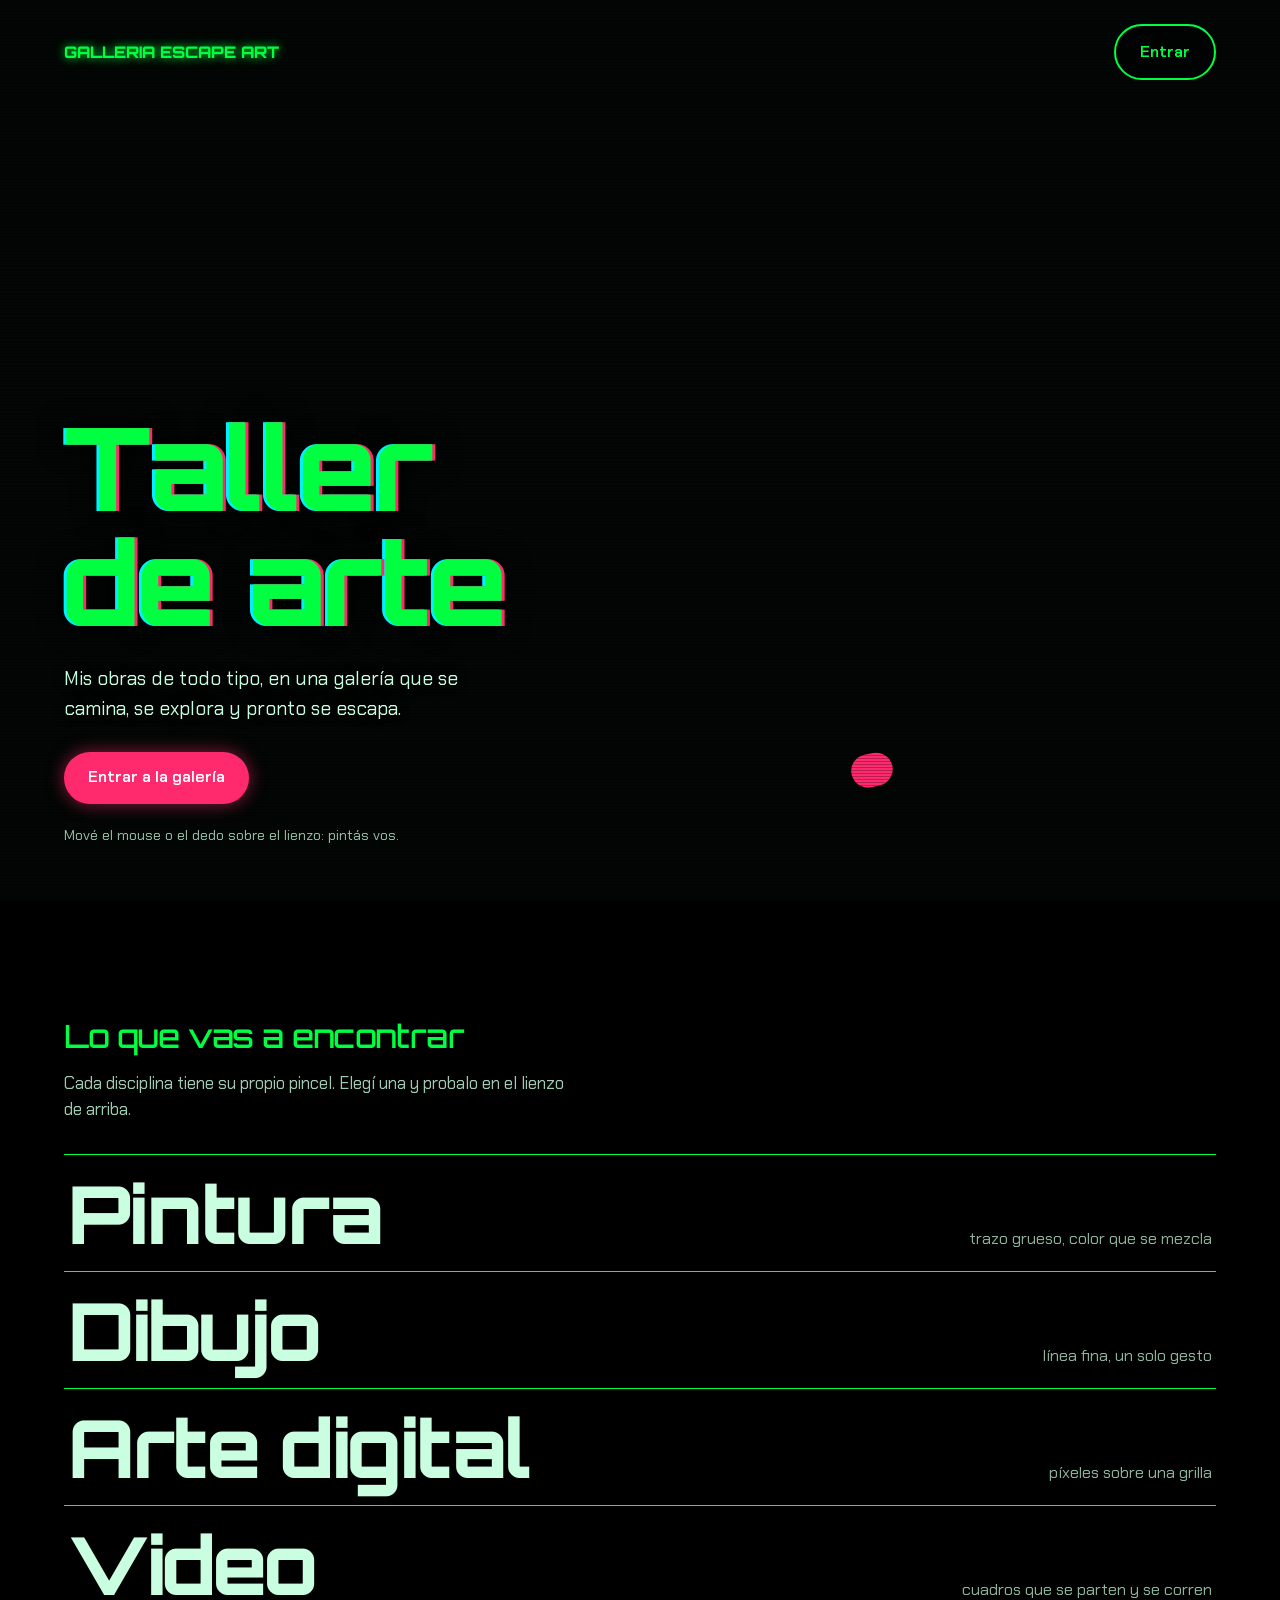
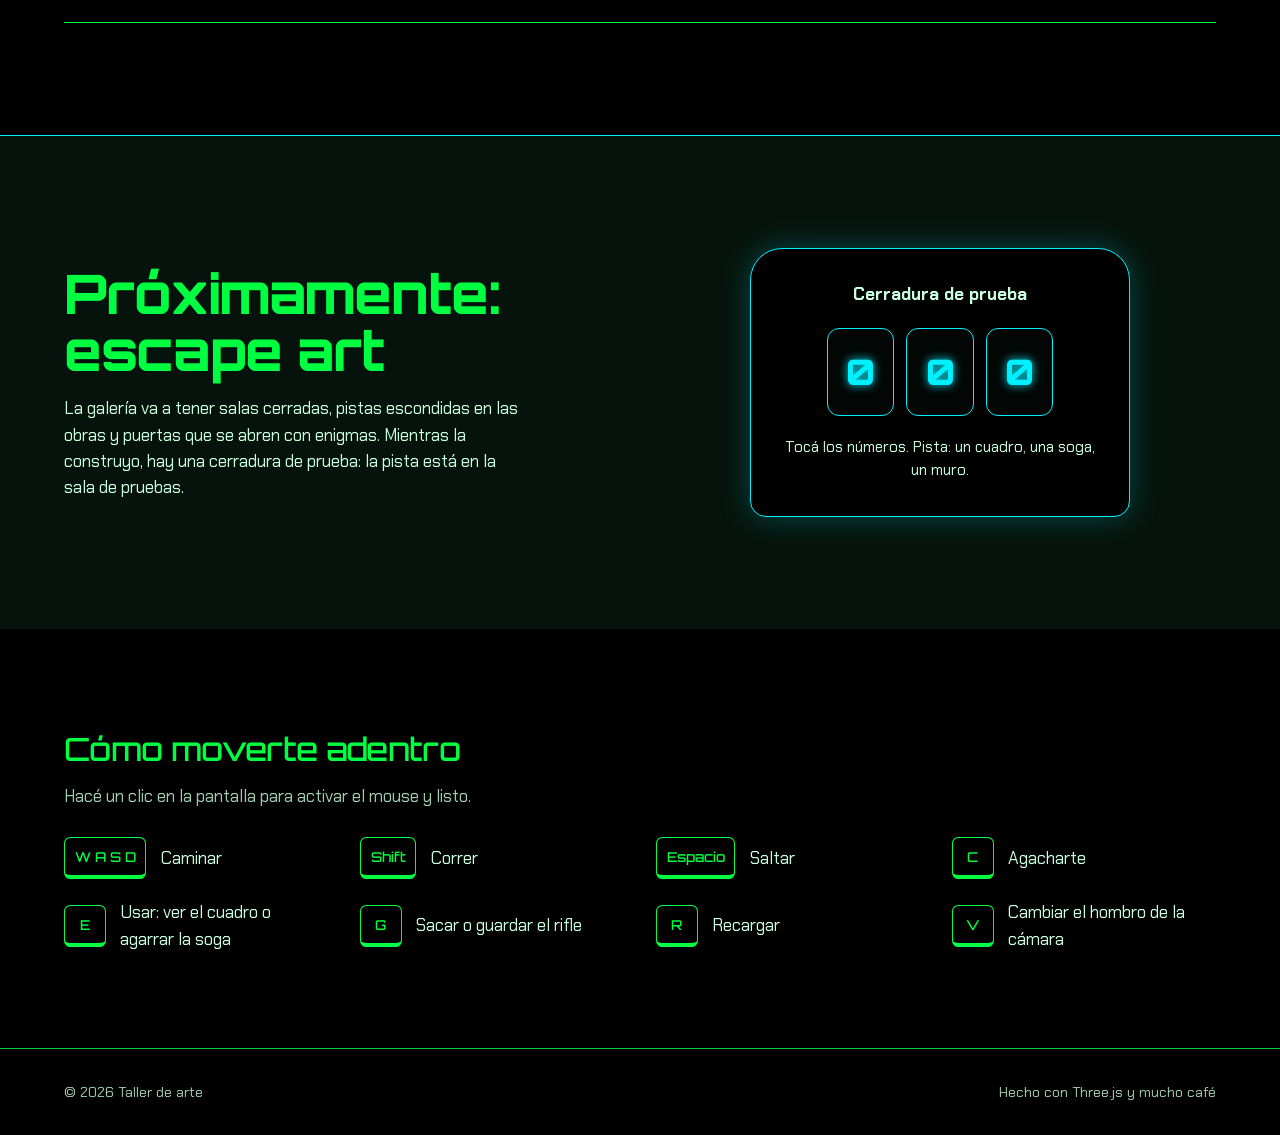
<file: index.html>
<!DOCTYPE html>
<html lang="es">
<head>
<meta charset="UTF-8">
<meta name="viewport" content="width=device-width, initial-scale=1">
<title>Taller de Arte · Galería 3D</title>
<meta name="theme-color" content="#020604">
<link rel="preconnect" href="https://fonts.googleapis.com">
<link rel="preconnect" href="https://fonts.gstatic.com" crossorigin>
<link href="https://fonts.googleapis.com/css2?family=Orbitron:wght@500;800&family=Chakra+Petch:wght@400;600&display=swap" rel="stylesheet">
<style>
:root{
  --ultra:#020604; --deep:#000; --ice:#c9ffe0; --pink:#ff2a6d; --mint:#00ff41; --cyan:#00f0ff; --panel:#06130c;
  --display:'Orbitron','Arial Black',system-ui,sans-serif;
  --body:'Chakra Petch',system-ui,-apple-system,'Segoe UI',sans-serif;
}
*{box-sizing:border-box;margin:0}
html{scroll-behavior:smooth}
body{font-family:var(--body);background:var(--deep);color:var(--ice);line-height:1.55;font-size:1.0625rem}
a{color:inherit}
:focus-visible{outline:3px solid var(--mint);outline-offset:3px}

/* ---------- Hero: lienzo vivo ---------- */
.hero{position:relative;min-height:100svh;background:var(--ultra);overflow:hidden;display:flex;flex-direction:column;justify-content:space-between;padding:1.5rem clamp(1.25rem,5vw,4rem) clamp(2rem,6vh,4rem)}
#canvas{position:absolute;inset:0;width:100%;height:100%;display:block;touch-action:none}
.hero::after{content:'';position:absolute;inset:0;pointer-events:none;background:repeating-linear-gradient(0deg,rgba(0,0,0,.28) 0 1px,transparent 1px 3px)}
.hero>*:not(#canvas){position:relative;z-index:1;pointer-events:none}
.hero a,.hero button{pointer-events:auto}
.top{display:flex;justify-content:space-between;align-items:center;gap:1rem;font-weight:600}
.top .logo{font-family:var(--display);font-weight:800;font-size:1rem;color:var(--mint);text-shadow:0 0 10px var(--mint)}
.btn{display:inline-block;background:var(--pink);box-shadow:0 0 18px rgba(255,42,109,.55);color:#fff;text-decoration:none;font-weight:600;padding:.85rem 1.5rem;border-radius:999px;border:0;font-size:1rem;font-family:var(--body);cursor:pointer;transition:transform .15s,background .15s}
.btn:hover{background:#ff5584;transform:translateY(-2px)}
.btn.ghost{background:rgba(0,0,0,.5);box-shadow:none;border:2px solid var(--mint);color:var(--mint)}
.btn.ghost:hover{background:var(--mint);color:#000}
h1{font-family:var(--display);font-weight:800;font-size:clamp(2.4rem,9vw,8rem);line-height:1;letter-spacing:-.02em;color:var(--mint);text-shadow:3px 0 var(--pink),-3px 0 var(--cyan),0 0 28px #000}
.lead{text-shadow:0 0 12px #000;max-width:34ch;margin:1.5rem 0 1.75rem;font-size:1.2rem}
.hint{font-size:.9rem;opacity:.75;margin-top:1.25rem}

/* ---------- Disciplinas ---------- */
.disc{background:var(--deep);padding:clamp(3rem,10vw,7rem) clamp(1.25rem,5vw,4rem)}
.disc h2,.escape h2,.ctrl h2{color:var(--mint);font-family:var(--display);font-weight:500;font-size:clamp(1.4rem,3vw,2rem);letter-spacing:-.02em;margin-bottom:.5rem}
.disc p.sub{max-width:52ch;opacity:.8;margin-bottom:2rem}
.rows{list-style:none;padding:0;border-top:1px solid var(--mint)}
.rows button{all:unset;box-sizing:border-box;width:100%;display:flex;justify-content:space-between;align-items:baseline;gap:1rem;padding:1rem .25rem;border-bottom:1px solid var(--mint);cursor:pointer;font-family:var(--display);font-weight:800;font-size:clamp(1.8rem,6.5vw,5rem);letter-spacing:-.03em;line-height:1.05;transition:padding .2s,color .2s,background .2s}
.rows button span{font-family:var(--body);font-weight:400;font-size:1rem;letter-spacing:0;opacity:.7;text-align:right}
.rows button:hover,.rows button:focus-visible,.rows button[aria-pressed=true]{color:#000;background:var(--mint);padding-left:1.25rem;box-shadow:0 0 24px rgba(0,255,65,.45)}
.rows button:focus-visible{outline:3px solid var(--mint);outline-offset:-3px}

/* ---------- Escape Art ---------- */
.escape{background:var(--panel);color:var(--ice);border-top:1px solid var(--cyan);padding:clamp(3rem,10vw,7rem) clamp(1.25rem,5vw,4rem);display:grid;gap:3rem;grid-template-columns:1fr 1fr;align-items:center}
.escape p{max-width:46ch;margin-top:1rem}
.escape h2{font-size:clamp(1.8rem,4.5vw,3.4rem);font-weight:800;line-height:1.05}
.lock{background:#000;color:var(--ice);border:1px solid var(--cyan);box-shadow:0 0 30px rgba(0,240,255,.25);border-radius:2rem 2rem 1rem 1rem;padding:2rem;text-align:center;max-width:380px;justify-self:center;width:100%}
.dials{display:flex;gap:.75rem;justify-content:center;margin:1.25rem 0}
.dial{width:4.2rem;height:5.5rem;border-radius:.75rem;border:1px solid var(--cyan);background:var(--ultra);color:var(--cyan);text-shadow:0 0 10px var(--cyan);font-family:var(--display);font-weight:800;font-size:2.2rem;cursor:pointer;transition:transform .1s}
.dial:active{transform:scale(.94)}
.lock.open{border-color:var(--mint);box-shadow:0 0 36px rgba(0,255,65,.45)}
.lock.open .dial{background:var(--mint);color:#000;border-color:var(--mint);text-shadow:none}
#lock-msg{min-height:3.2em;font-size:.95rem}
#lock-go{display:none;margin-top:.75rem}
.lock.open #lock-go{display:inline-block}

/* ---------- Controles ---------- */
.ctrl{background:var(--deep);padding:clamp(3rem,8vw,6rem) clamp(1.25rem,5vw,4rem)}
.keys{display:grid;grid-template-columns:repeat(auto-fit,minmax(15rem,1fr));gap:1.25rem 2rem;margin-top:1.75rem;list-style:none;padding:0}
.keys li{display:flex;align-items:center;gap:.9rem}
kbd{font-family:var(--display);font-weight:500;font-size:.85rem;min-width:2.6rem;text-align:center;padding:.5rem .6rem;border:1px solid var(--mint);color:var(--mint);border-bottom-width:4px;border-radius:.4rem}
footer{background:var(--deep);border-top:1px solid var(--mint);padding:2rem clamp(1.25rem,5vw,4rem);font-size:.9rem;opacity:.8;display:flex;justify-content:space-between;flex-wrap:wrap;gap:.5rem}

@media (max-width:760px){
  .escape{grid-template-columns:1fr}
  .rows button span{display:none}
}
@media (prefers-reduced-motion:reduce){*{transition:none!important;scroll-behavior:auto!important}}
</style>
</head>
<body>

<header class="hero">
  <canvas id="canvas" aria-hidden="true"></canvas>
  <div class="top">
    <span class="logo">GALLERIA ESCAPE ART</span>
    <a class="btn ghost" href="taller.html">Entrar</a>
  </div>
  <div>
    <h1>Taller<br>de arte</h1>
    <p class="lead">Mis obras de todo tipo, en una galería que se camina, se explora y pronto se escapa.</p>
    <a class="btn" href="taller.html">Entrar a la galería</a>
    <p class="hint">Mové el mouse o el dedo sobre el lienzo: pintás vos.</p>
  </div>
</header>

<section class="disc" aria-labelledby="t-disc">
  <h2 id="t-disc">Lo que vas a encontrar</h2>
  <p class="sub">Cada disciplina tiene su propio pincel. Elegí una y probalo en el lienzo de arriba.</p>
  <ul class="rows">
    <li><button data-brush="pintura" aria-pressed="false">Pintura <span>trazo grueso, color que se mezcla</span></button></li>
    <li><button data-brush="dibujo" aria-pressed="false">Dibujo <span>línea fina, un solo gesto</span></button></li>
    <li><button data-brush="digital" aria-pressed="false">Arte digital <span>píxeles sobre una grilla</span></button></li>
    <li><button data-brush="video" aria-pressed="false">Video <span>cuadros que se parten y se corren</span></button></li>
  </ul>
</section>

<section class="escape" aria-labelledby="t-esc">
  <div>
    <h2 id="t-esc">Próximamente: escape art</h2>
    <p>La galería va a tener salas cerradas, pistas escondidas en las obras y puertas que se abren con enigmas. Mientras la construyo, hay una cerradura de prueba: la pista está en la sala de pruebas.</p>
  </div>
  <div class="lock" id="lock">
    <strong>Cerradura de prueba</strong>
    <div class="dials" role="group" aria-label="Combinación de tres dígitos">
      <button class="dial" aria-label="Dígito 1">0</button>
      <button class="dial" aria-label="Dígito 2">0</button>
      <button class="dial" aria-label="Dígito 3">0</button>
    </div>
    <p id="lock-msg" aria-live="polite">Tocá los números. Pista: un cuadro, una soga, un muro.</p>
    <a class="btn" id="lock-go" href="taller.html">Pasar a la galería</a>
  </div>
</section>

<section class="ctrl" aria-labelledby="t-ctrl">
  <h2 id="t-ctrl">Cómo moverte adentro</h2>
  <p style="opacity:.8">Hacé un clic en la pantalla para activar el mouse y listo.</p>
  <ul class="keys">
    <li><kbd>W A S D</kbd> Caminar</li>
    <li><kbd>Shift</kbd> Correr</li>
    <li><kbd>Espacio</kbd> Saltar</li>
    <li><kbd>C</kbd> Agacharte</li>
    <li><kbd>E</kbd> Usar: ver el cuadro o agarrar la soga</li>
    <li><kbd>G</kbd> Sacar o guardar el rifle</li>
    <li><kbd>R</kbd> Recargar</li>
    <li><kbd>V</kbd> Cambiar el hombro de la cámara</li>
  </ul>
</section>

<footer>
  <span>© <span id="year"></span> Taller de arte</span>
  <span>Hecho con Three.js y mucho café</span>
</footer>

<script>
/* ---------- Lienzo generativo ---------- */
(function(){
  const cv=document.getElementById('canvas'), ctx=cv.getContext('2d');
  const BG='#020604', reduce=matchMedia('(prefers-reduced-motion: reduce)').matches;
  let W,H,dpr,brush='pintura',last=null,t=0,userActive=0,hue=0;

  const BRUSHES={
    pintura:{color:['#ff2a6d','#00f0ff','#b026ff'],w:28,fade:.03},
    dibujo:{color:['#00f0ff'],w:2,fade:.03},
    digital:{color:['#00ff41','#00f0ff','#ff2a6d'],w:18,fade:.05},
    video:{color:['#ff2a6d','#00f0ff','#00ff41'],w:10,fade:.08}
  };

  function size(){
    dpr=Math.min(devicePixelRatio||1,2);
    W=cv.clientWidth;H=cv.clientHeight;
    cv.width=W*dpr;cv.height=H*dpr;
    ctx.setTransform(dpr,0,0,dpr,0,0);
    ctx.fillStyle=BG;ctx.fillRect(0,0,W,H);
    cols=Array.from({length:Math.ceil(W/FS)},()=>Math.random()*-40);
    gw=Math.ceil(W/FS)+1;gh=Math.ceil(H/FS)+1;glow=new Float32Array(gw*gh);gcol=new Array(gw*gh);
  }
  const FS=16,GL='アイウエオカキクケコサシスセソタチツテトナニヌネノ0123456789';let cols=[],frame=0,gw=0,gh=0,glow=new Float32Array(0),gcol=[];
  size();addEventListener('resize',size);

  function pickColor(b){const c=BRUSHES[b].color;return c[Math.floor(hue)%c.length]}

  // Aclara un color hex mezclándolo con blanco (para que las letras resalten sobre el trazo)
  function tint(hex,a){
    const n=parseInt(hex.slice(1),16),m=v=>Math.round(v+(255-v)*a);
    return 'rgb('+m(n>>16)+','+m(n>>8&255)+','+m(n&255)+')';
  }
  // Ilumina la lluvia alrededor del pincel y deja letras del color del trazo
  function lit(x,y,color){
    const R=5,cx=Math.floor(x/FS),cy=Math.floor(y/FS);
    ctx.font=FS+'px monospace';ctx.shadowColor=color;ctx.shadowBlur=12;ctx.fillStyle=tint(color,.55);
    for(let dy=-R;dy<=R;dy++)for(let dx=-R;dx<=R;dx++){
      const gx=cx+dx,gy=cy+dy;
      if(gx<0||gy<0||gx>=gw||gy>=gh)continue;
      const d=Math.hypot(dx,dy);if(d>R)continue;
      const k=gy*gw+gx,v=1-d/R;
      if(v>glow[k]){glow[k]=v;gcol[k]=color}
      if(d<R*.8&&Math.random()<.1)ctx.fillText(GL[Math.floor(Math.random()*GL.length)],gx*FS,(gy+1)*FS);
    }
    ctx.shadowBlur=0;
  }
  function stroke(x,y,px,py){paint(x,y,px,py);lit(x,y,pickColor(brush))}
  function paint(x,y,px,py){
    const b=BRUSHES[brush];
    ctx.strokeStyle=ctx.fillStyle=pickColor(brush);
    if(brush==='pintura'){
      ctx.lineCap='round';ctx.lineWidth=b.w*(.5+Math.random()*.7);
      ctx.beginPath();ctx.moveTo(px,py);ctx.lineTo(x,y);ctx.stroke();
    }else if(brush==='dibujo'){
      ctx.lineCap='round';ctx.lineWidth=b.w;
      ctx.beginPath();ctx.moveTo(px,py);
      ctx.quadraticCurveTo((px+x)/2+(Math.random()-.5)*14,(py+y)/2+(Math.random()-.5)*14,x,y);ctx.stroke();
    }else if(brush==='digital'){
      const g=b.w;ctx.fillRect(Math.round(x/g)*g,Math.round(y/g)*g,g-2,g-2);
    }else{ // video: tiras desplazadas
      const h=6+Math.random()*18,off=(Math.random()-.5)*60;
      ctx.fillRect(x-60+off,Math.round(y/h)*h,120+Math.random()*80,h*.6);
    }
  }

  function move(x,y){
    if(last){
      const d=Math.hypot(x-last.x,y-last.y);
      hue+=d*.01;
      const n=Math.max(1,Math.floor(d/10));
      for(let i=1;i<=n;i++){
        const f=i/n;stroke(last.x+(x-last.x)*f,last.y+(y-last.y)*f,last.x,last.y);
      }
    }
    last={x,y};userActive=performance.now();
  }
  function pos(e){const r=cv.getBoundingClientRect();return [e.clientX-r.left,e.clientY-r.top]}
  const hero=cv.parentElement;
  hero.addEventListener('pointermove',e=>{const [x,y]=pos(e);move(x,y)});
  hero.addEventListener('pointerleave',()=>{last=null});
  hero.addEventListener('pointerdown',e=>{last=null;const [x,y]=pos(e);move(x,y)});

  // Pintor automático: aparece sólo cuando nadie toca el lienzo
  let ax=null,ay=null;
  function loop(now){
    ctx.globalAlpha=BRUSHES[brush].fade;ctx.fillStyle=BG;ctx.fillRect(0,0,W,H);ctx.globalAlpha=1;
    if(!reduce && ++frame%3===0){
      ctx.font=FS+'px monospace';
      for(let i=0;i<cols.length;i++){
        const row=Math.floor(cols[i])-1,k=(row>=0&&row<gh)?row*gw+i:-1;
        if(k>=0&&glow[k]>.05){
          const c=gcol[k];
          ctx.shadowColor=c;ctx.shadowBlur=14;ctx.fillStyle=tint(c,.45);
          ctx.fillText(GL[Math.floor(Math.random()*GL.length)],i*FS,cols[i]*FS);
          ctx.shadowBlur=0;
        }else{
          ctx.fillStyle=Math.random()<.03?'#d8ffe6':'rgba(0,255,65,.5)';
          ctx.fillText(GL[Math.floor(Math.random()*GL.length)],i*FS,cols[i]*FS);
        }
        if(cols[i]*FS>H&&Math.random()>.975)cols[i]=0;
        cols[i]++;
      }
      for(let k=0;k<glow.length;k++){if(glow[k]>0){glow[k]*=.94;if(glow[k]<.03)glow[k]=0}}
    }
    if(!reduce && now-userActive>1800){
      t+=.012;
      const x=W/2+Math.sin(t*1.3)*W*.38+Math.sin(t*3.1)*W*.05;
      const y=H/2+Math.cos(t*.9)*H*.32+Math.cos(t*2.3)*H*.06;
      if(ax!==null){hue+=.04;stroke(x,y,ax,ay)}
      ax=x;ay=y;
    }else{ax=null}
    requestAnimationFrame(loop);
  }
  requestAnimationFrame(loop);

  // Selector de pincel
  document.querySelectorAll('[data-brush]').forEach(btn=>{
    btn.addEventListener('click',()=>{
      brush=btn.dataset.brush;
      document.querySelectorAll('[data-brush]').forEach(b=>b.setAttribute('aria-pressed',b===btn));
      ctx.fillStyle=BG;ctx.fillRect(0,0,W,H);
      document.querySelector('.hero').scrollIntoView({behavior:reduce?'auto':'smooth'});
    });
  });
})();

/* ---------- Cerradura de prueba ---------- */
(function(){
  const CODE='111';
  const lock=document.getElementById('lock'),msg=document.getElementById('lock-msg');
  const dials=[...lock.querySelectorAll('.dial')];
  dials.forEach(d=>d.addEventListener('click',()=>{
    if(lock.classList.contains('open'))return;
    d.textContent=(+d.textContent+1)%10;
    const val=dials.map(x=>x.textContent).join('');
    if(val===CODE){
      lock.classList.add('open');
      msg.textContent='¡Abierta! Así van a ser las puertas de las salas. Pasá a la galería.';
    }else{
      msg.textContent='Seguí probando.';
    }
  }));
})();

document.getElementById('year').textContent=new Date().getFullYear();
</script>
</body>
</html>
</file>
